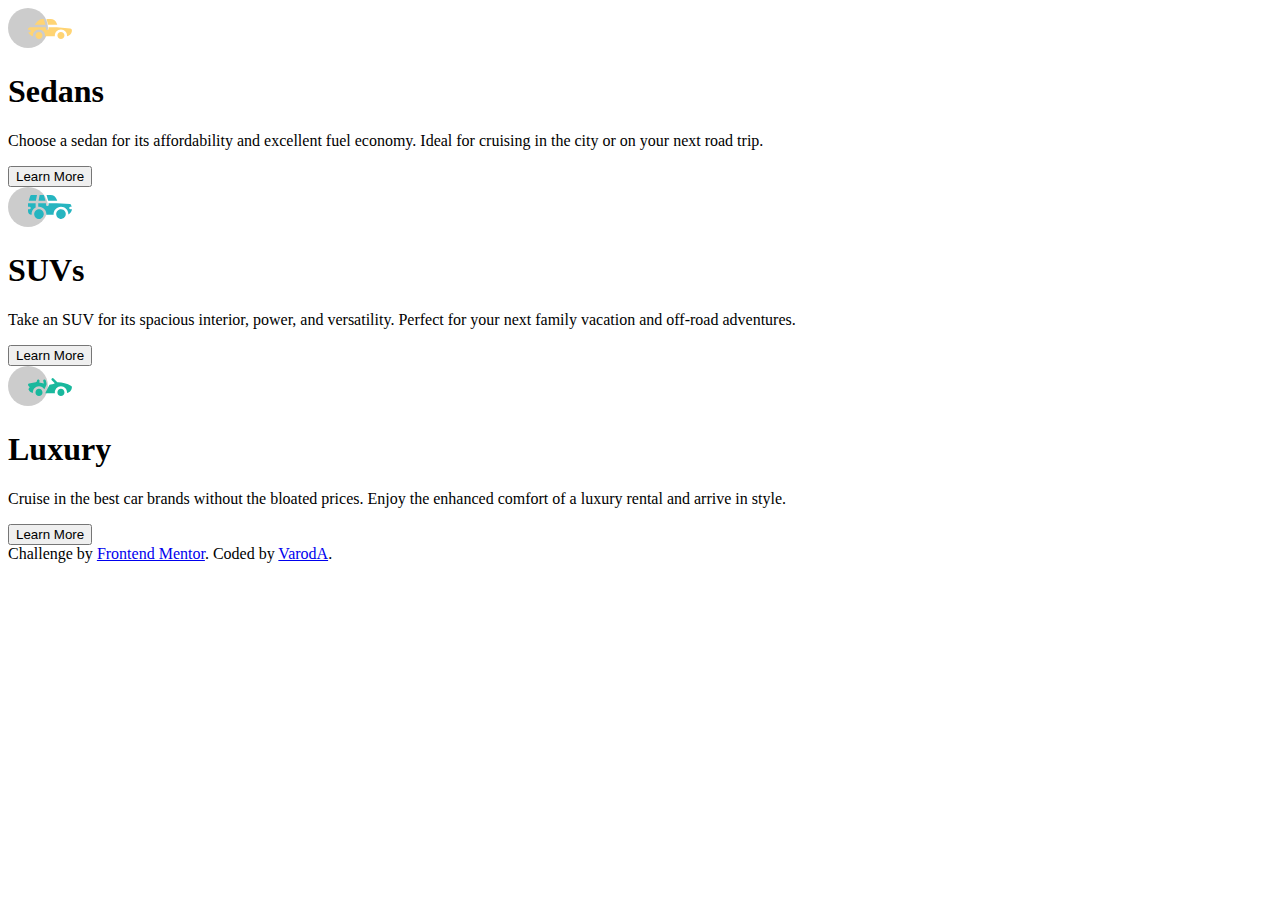
<file: index.html>
<!DOCTYPE html>
<html lang="en">
  <head>
    <meta charset="UTF-8" />
    <meta name="viewport" content="width=device-width, initial-scale=1.0" />
    <!-- displays site properly based on user's device -->

    <link
      rel="icon"
      type="image/png"
      sizes="32x32"
      href="./images/favicon-32x32.png"
    />
    <link rel="stylesheet" href="styles.scss" />

    <title>Frontend Mentor | 3-column preview card component</title>
  </head>
  <body>
    <main class="main">
      <div class="card card--orange">
        <img class="card__img" src="./images/icon-sedans.svg" alt="sedan car" />
        <h1 class="card__title">Sedans</h1>
        <p class="card__text">
          Choose a sedan for its affordability and excellent fuel economy. Ideal
          for cruising in the city or on your next road trip.
        </p>
        <button class="card__btn card__btn--orange">Learn More</button>
      </div>
      <div class="card card--cyan">
        <img class="card__img" src="./images/icon-suvs.svg" alt="SUV car" />
        <h1 class="card__title">SUVs</h1>
        <p class="card__text">
          Take an SUV for its spacious interior, power, and versatility. Perfect
          for your next family vacation and off-road adventures.
        </p>
        <button class="card__btn card__btn--cyan">Learn More</button>
      </div>
      <div class="card card--very-dark-cyan">
        <img
          class="card__img"
          src="./images/icon-luxury.svg"
          alt="luxury car"
        />
        <h1 class="card__title">Luxury</h1>
        <p class="card__text">
          Cruise in the best car brands without the bloated prices. Enjoy the
          enhanced comfort of a luxury rental and arrive in style.
        </p>
        <button class="card__btn card__btn--very-dark-cyan">Learn More</button>
      </div>
    </main>

    <footer class="attribution">
      Challenge by
      <a href="https://www.frontendmentor.io?ref=challenge" target="_blank"
        >Frontend Mentor</a
      >. Coded by <a href="#">VarodA</a>.
    </footer>
  </body>
</html>
</file>
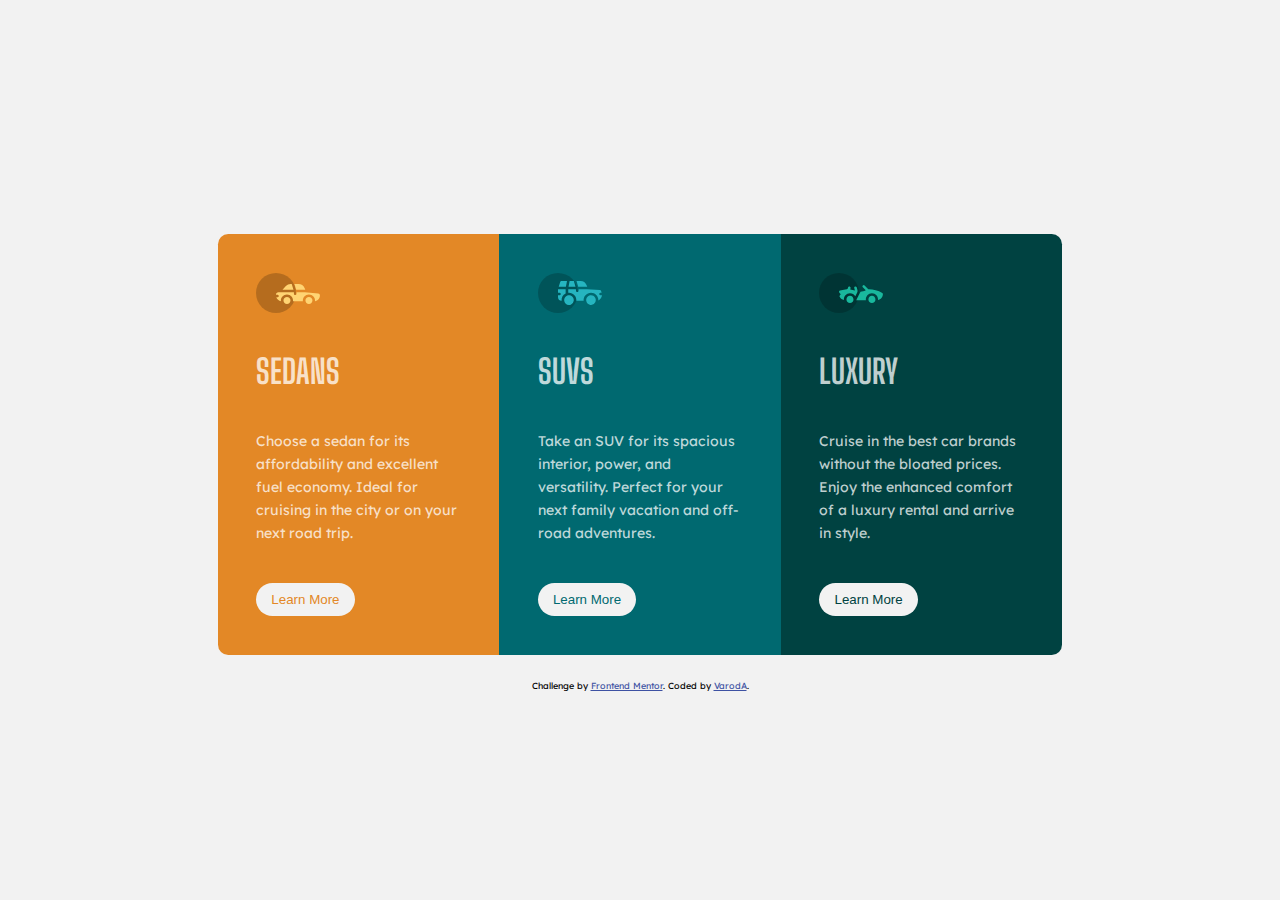
<file: docs/index.html>
<!DOCTYPE html>
<html lang="en">
  <head>
    <meta charset="UTF-8">
    <meta name="viewport" content="width=device-width, initial-scale=1.0">
    <!-- displays site properly based on user's device -->

    <link rel="icon" type="image/png" sizes="32x32" href="images/favicon-32x32.b532600b.png">
    <link rel="stylesheet" href="css/styles.289b3b6b.css">

    <title>Frontend Mentor | 3-column preview card component</title>
  </head>
  <body>
    <main class="main">
      <div class="card card--orange">
        <img class="card__img" src="images/icon-sedans.66eedfad.svg" alt="sedan car">
        <h1 class="card__title">Sedans</h1>
        <p class="card__text">
          Choose a sedan for its affordability and excellent fuel economy. Ideal
          for cruising in the city or on your next road trip.
        </p>
        <button class="card__btn card__btn--orange">Learn More</button>
      </div>
      <div class="card card--cyan">
        <img class="card__img" src="images/icon-suvs.d180cef2.svg" alt="SUV car">
        <h1 class="card__title">SUVs</h1>
        <p class="card__text">
          Take an SUV for its spacious interior, power, and versatility. Perfect
          for your next family vacation and off-road adventures.
        </p>
        <button class="card__btn card__btn--cyan">Learn More</button>
      </div>
      <div class="card card--very-dark-cyan">
        <img class="card__img" src="images/icon-luxury.64974123.svg" alt="luxury car">
        <h1 class="card__title">Luxury</h1>
        <p class="card__text">
          Cruise in the best car brands without the bloated prices. Enjoy the
          enhanced comfort of a luxury rental and arrive in style.
        </p>
        <button class="card__btn card__btn--very-dark-cyan">Learn More</button>
      </div>
    </main>

    <footer class="attribution">
      Challenge by
      <a href="https://www.frontendmentor.io?ref=challenge" target="_blank">Frontend Mentor</a>. Coded by <a href="#">VarodA</a>.
    </footer>
  </body>
</html>
</file>
<file: docs/css/styles.289b3b6b.css>
@import url("https://fonts.googleapis.com/css2?family=Big+Shoulders+Display:wght@700&family=Lexend+Deca:wght@400&display=swap");
/*COLORS*/
/* Primary */
/* Neutral */
/* font-weight */
/*SIZE*/
* {
  padding: 0;
  margin: 0;
  box-sizing: border-box;
}

html {
  font-size: 80%;
}

h1 {
  font-family: "Big Shoulders Display", sans-serif;
  font-size: 2.6rem;
  font-weight: 700;
}

h2 {
  font-size: 1.6rem;
}

h3 {
  font-size: 1.5rem;
}

img {
  height: auto;
  display: block;
  max-width: 100%;
}

body {
  font-family: "Lexend Deca", sans-serif;
  font-size: 1rem;
  color: rgba(255, 255, 255, 0.75);
  background-color: #f2f2f2;
  display: flex;
  flex-direction: column;
  justify-content: center;
  align-items: center;
  min-height: 100vh;
}
@media screen and (min-width: 992px) {
  body {
    font-size: 1.1rem;
  }
}

.main {
  display: grid;
  border-radius: 3rem;
  padding: 2rem;
}
@media screen and (min-width: 992px) {
  .main {
    max-width: 70rem;
    grid-template-columns: repeat(3, 1fr);
  }
}

.card {
  padding: 3.9rem;
  min-height: 32rem;
  display: flex;
  flex-direction: column;
  gap: 3rem;
  align-items: flex-start;
  justify-content: flex-start;
  max-width: 23rem;
}
.card:first-child {
  border-radius: 0.8rem 0.8rem 0 0;
}
.card:last-child {
  border-radius: 0 0 0.8rem 0.8rem;
}
.card__title {
  text-transform: uppercase;
}
.card__text {
  line-height: 1.8rem;
}
@media screen and (min-width: 992px) {
  .card {
    padding: 3rem;
    max-width: 30rem;
  }
  .card:first-child {
    border-radius: 0.8rem 0 0 0.8rem;
  }
  .card:last-child {
    border-radius: 0 0.8rem 0.8rem 0;
  }
}
.card--orange {
  background-color: #e38826;
}
.card--cyan {
  background-color: #006970;
}
.card--very-dark-cyan {
  background-color: #004241;
}
.card__btn {
  border: 0;
  background-color: #f2f2f2;
  border-radius: 2rem;
  padding: 0.7rem 1.2rem 0.7rem 1.2rem;
}
.card__btn--orange {
  color: #e38826;
}
.card__btn--cyan {
  color: #006970;
}
.card__btn--very-dark-cyan {
  color: #004241;
}

.attribution {
  font-size: 0.7rem;
  text-align: center;
  color: black;
}

.attribution a {
  color: #3e52a3;
}

/*# sourceMappingURL=../styles.289b3b6b.css.map */
</file>
